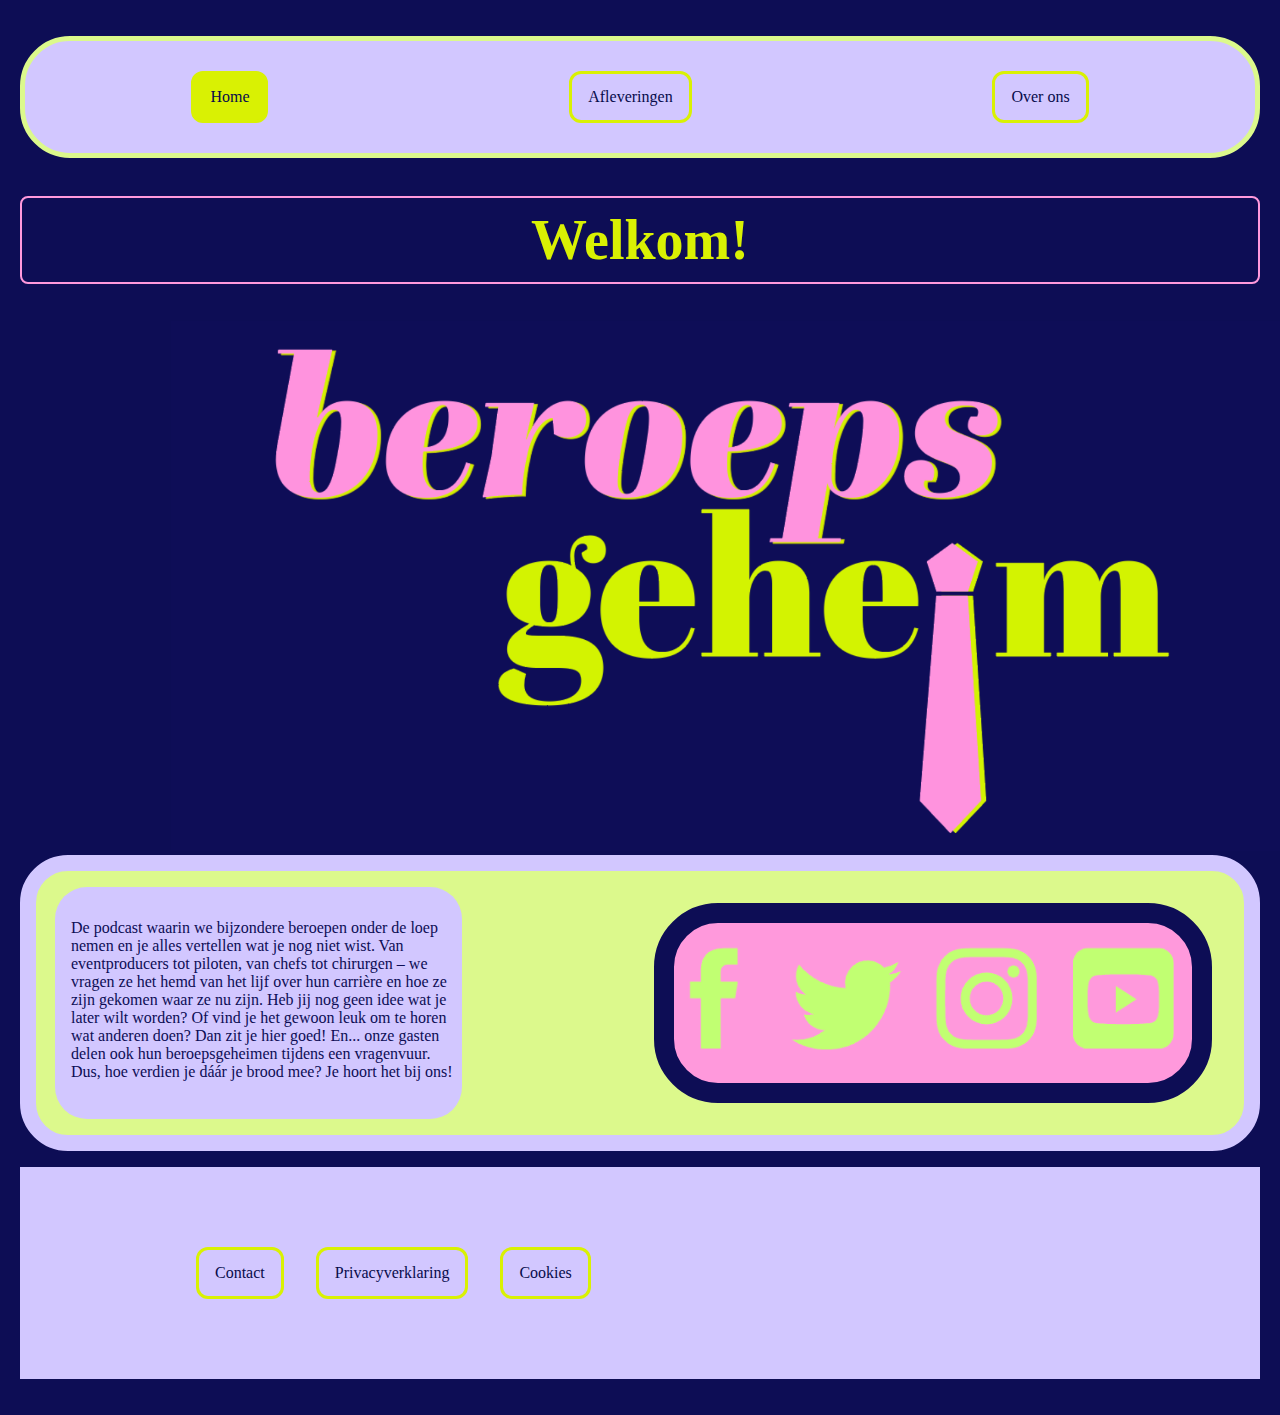
<file: Website Podcast/index.html>
<!DOCTYPE html>
<html lang="nl">
<head>
    <meta charset="UTF-8">
    <meta name="viewport" content="width=device-width, initial-scale=1.0">
    <link rel="stylesheet" href="styles.css">
    <title>Podcast website</title>
</head>
<body>
    <header>
        <nav>
            <ul>
                <li><a href="index.html" class="aanwezig">Home</a></li>
                <li><a href="afleveringen.html">Afleveringen</a></li>
                <li><a href="overons.html">Over ons</a></li>
            </ul>
        </nav>
        <h1>Welkom!</h1>
    </header>

    <main>   <!--mbv chatgpt sections toegevoegd-->
        <section>
            <img src="fotoberoeps.png" alt="Logo van de podcast Beroepsgeheim">
        </section>

        <section class="naast">
            <p>De podcast waarin we bijzondere beroepen onder de loep nemen en je alles vertellen wat je nog niet wist. Van eventproducers tot piloten, van chefs tot chirurgen – we vragen ze het hemd van het lijf over hun carrière en hoe ze zijn gekomen waar ze nu zijn. Heb jij nog geen idee wat je later wilt worden? Of vind je het gewoon leuk om te horen wat anderen doen? Dan zit je hier goed! En... onze gasten delen ook hun beroepsgeheimen tijdens een vragenvuur. Dus, hoe verdien je dáár je brood mee? Je hoort het bij ons!</p>
            
            <p class="socialmedia"></p>
        </section>
    </main>

    <footer>
        <ul>
            <li><a href="contact">Contact</a></li>
            <li><a href="Privacyverklaring">Privacyverklaring</a></li>
            <li><a href="Cookies">Cookies</a></li>
        </ul>
    </footer>
</body>
</html>
</file>
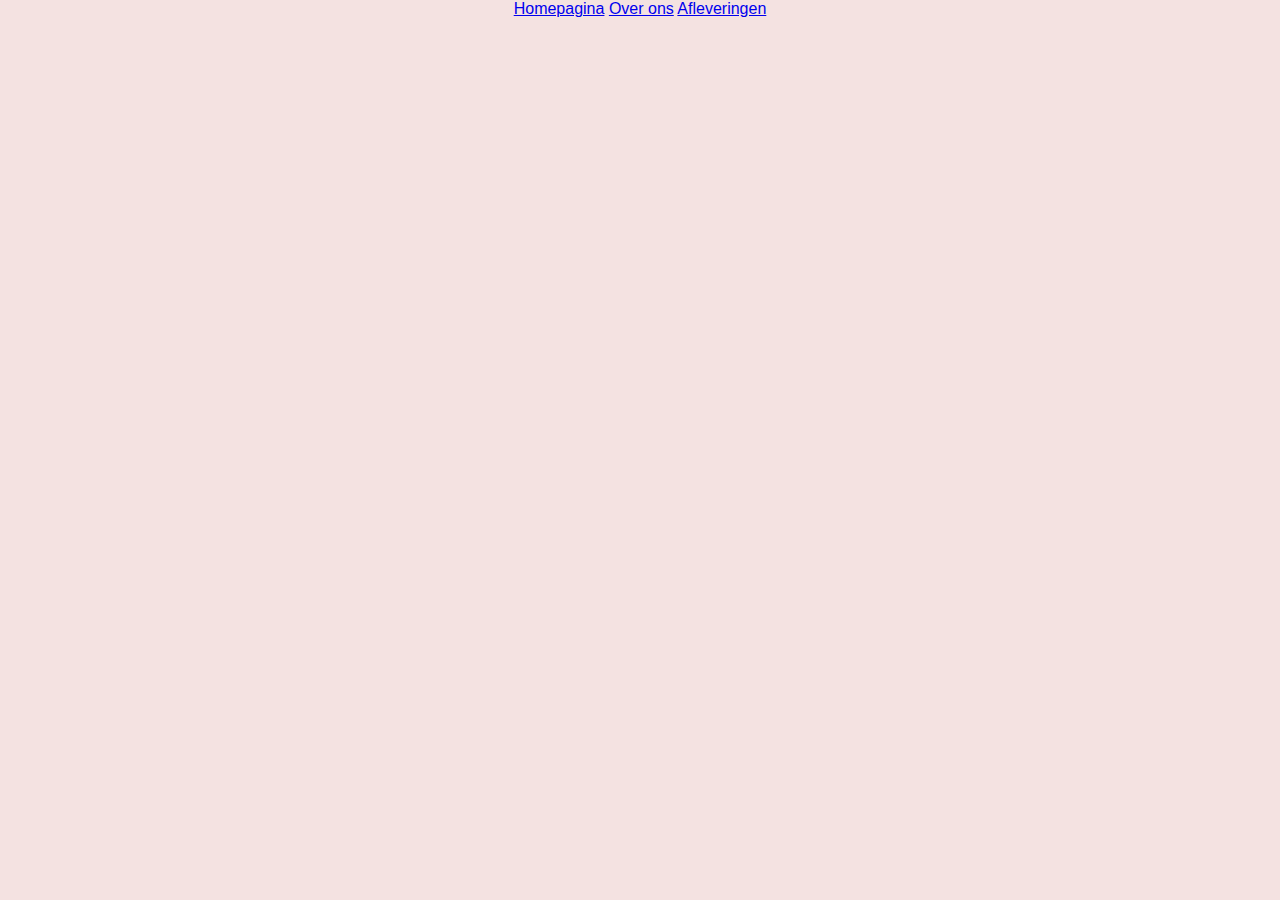
<file: Aflevering1.html>
<!DOCTYPE html>
<html lang="nl">
    <link rel="stylesheet" href="styles.css">
<head>
    <meta charset="UTF-8">
    <meta name="viewport" content="width=device-width, initial-scale=1.0">
    <title>Aflevering 1</title>
    <a href="index.html">Homepagina</a>
    <a href="overons.html">Over ons</a>
    <a href="afleveringen.html">Afleveringen</a>
</head>
<body>
    
</body>
</html>
</file>
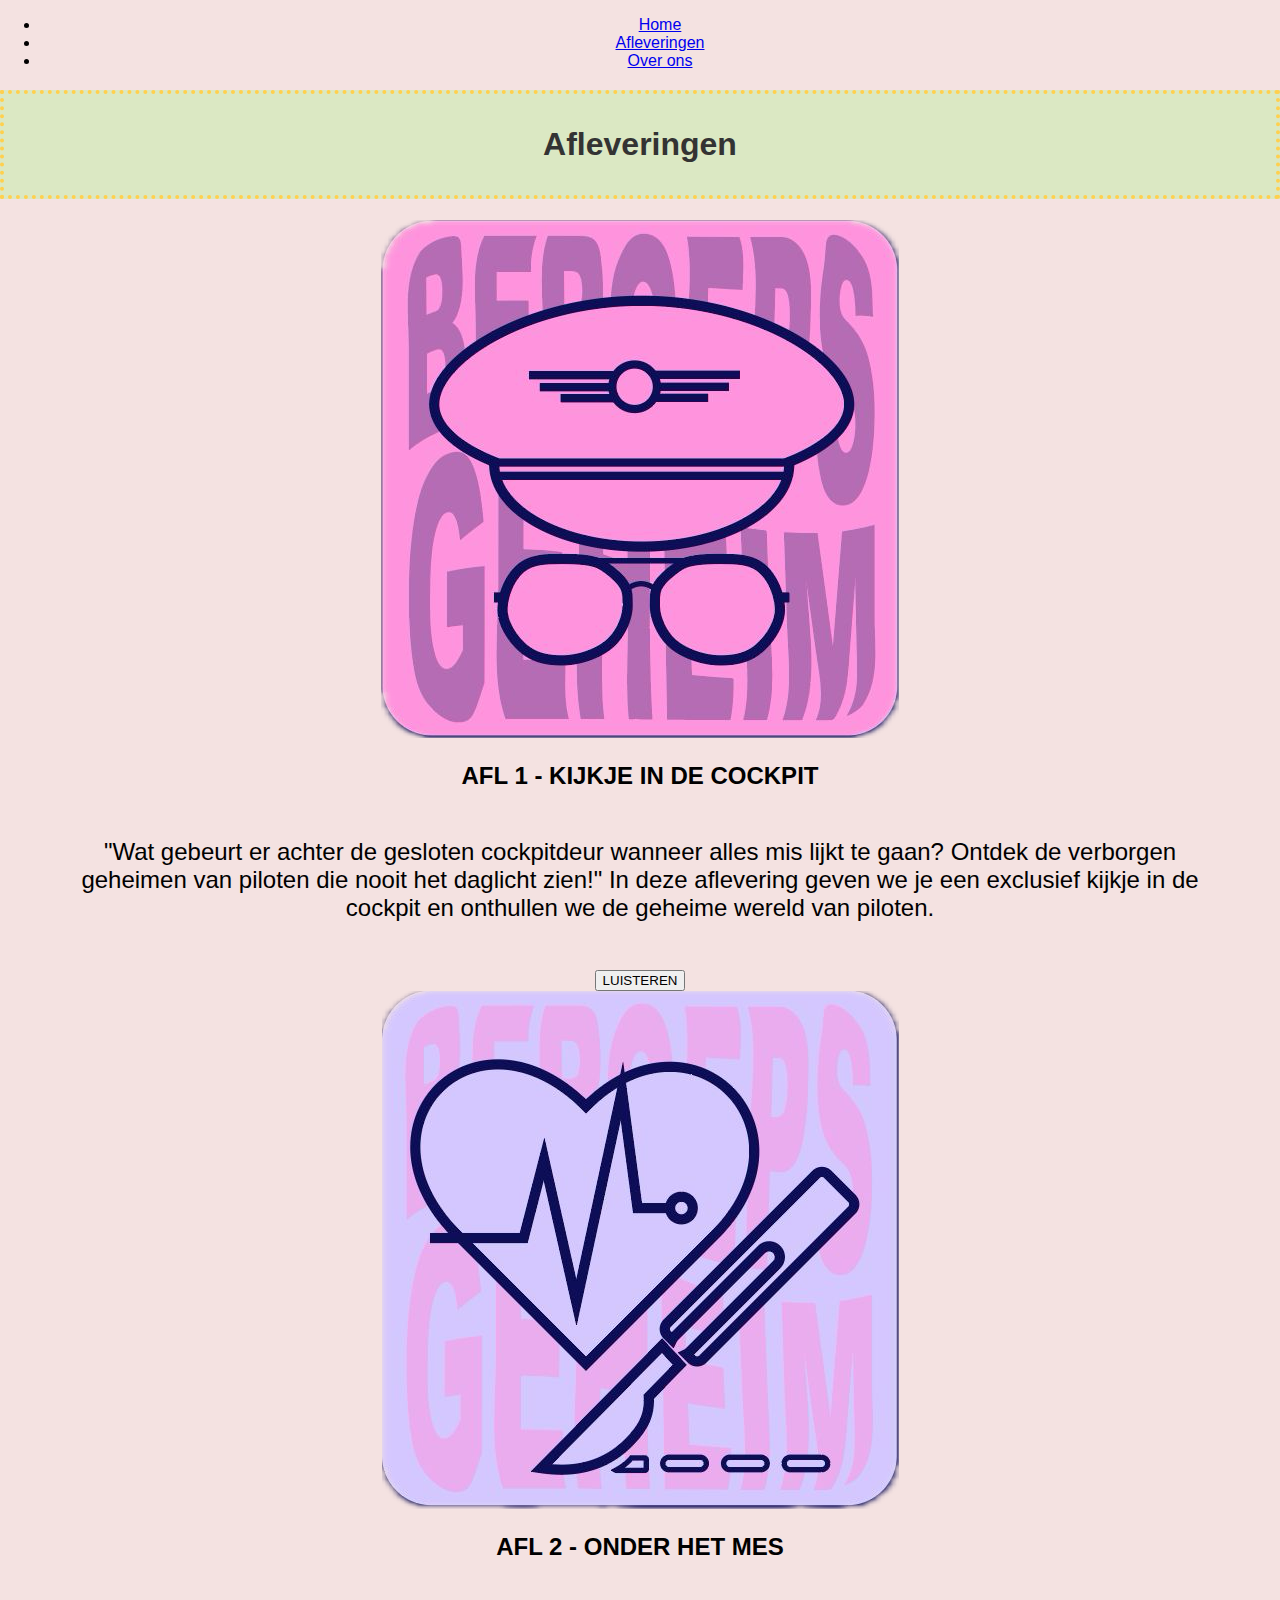
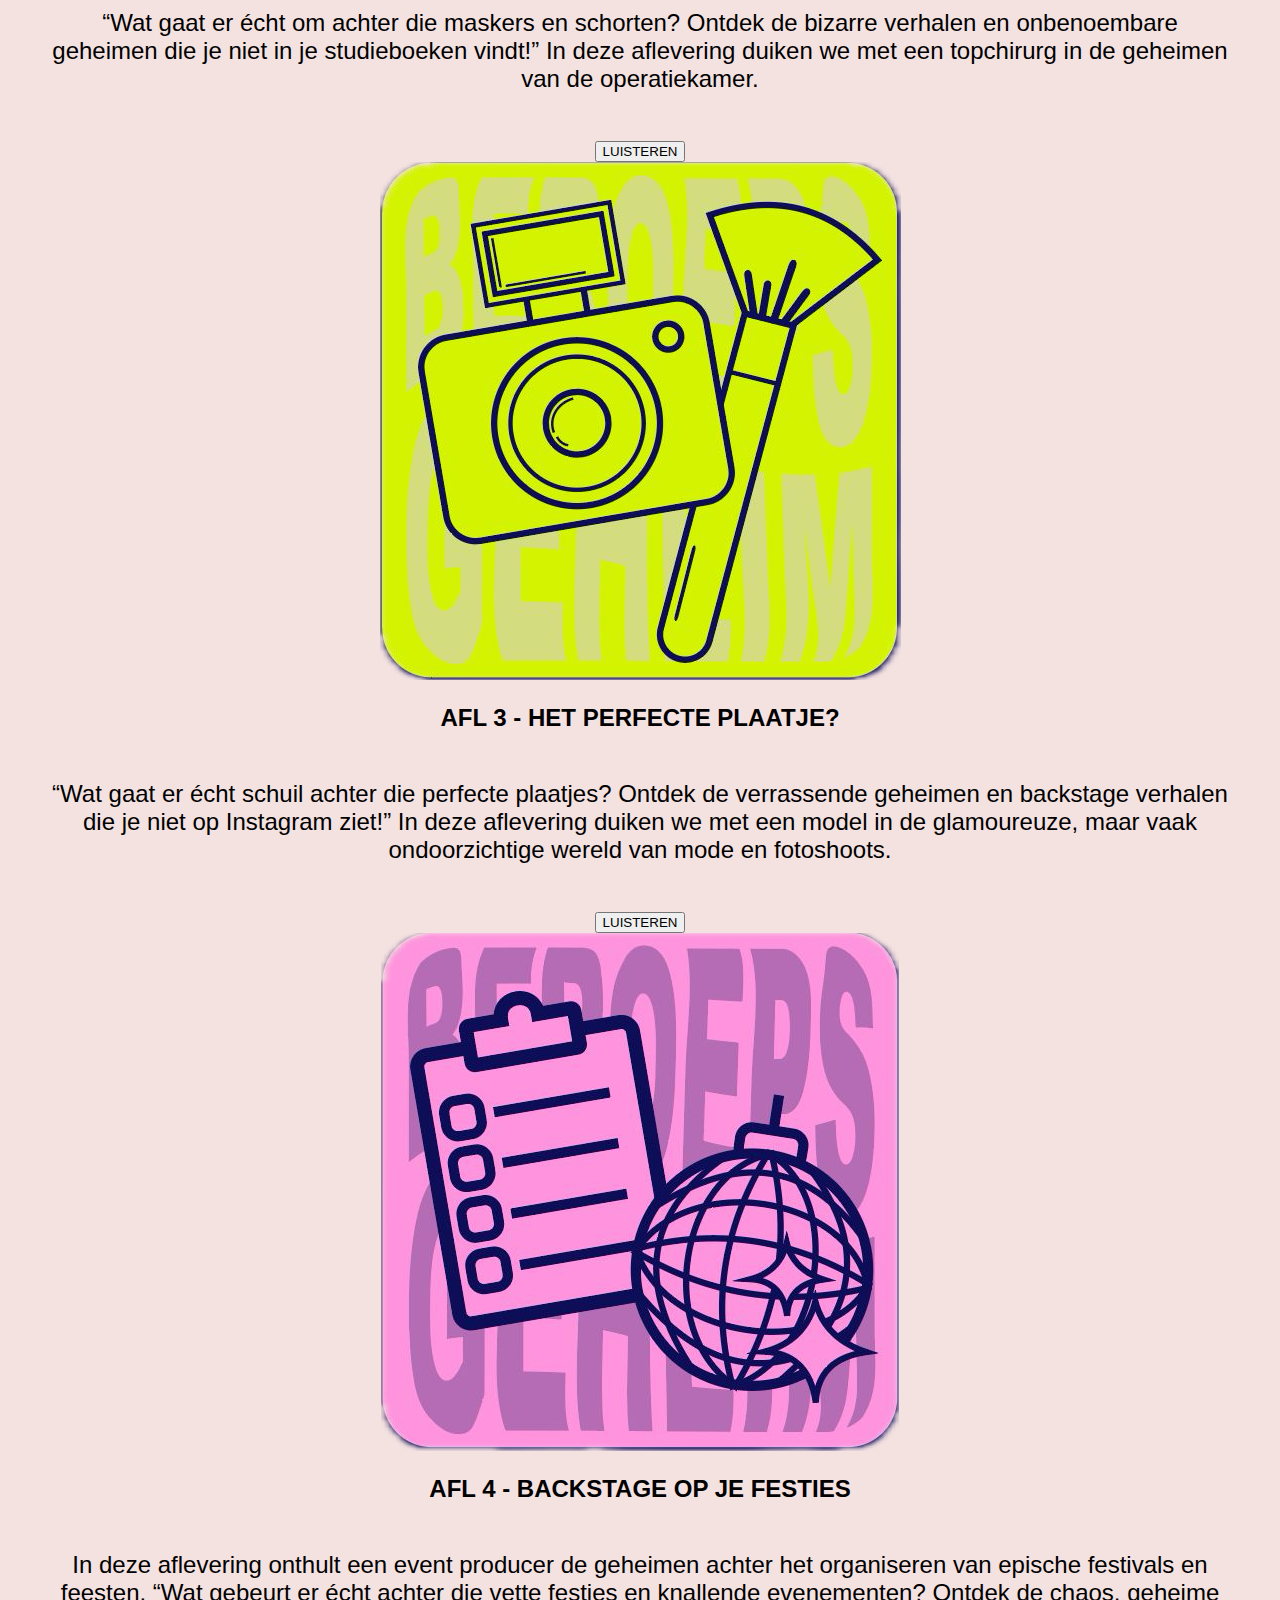
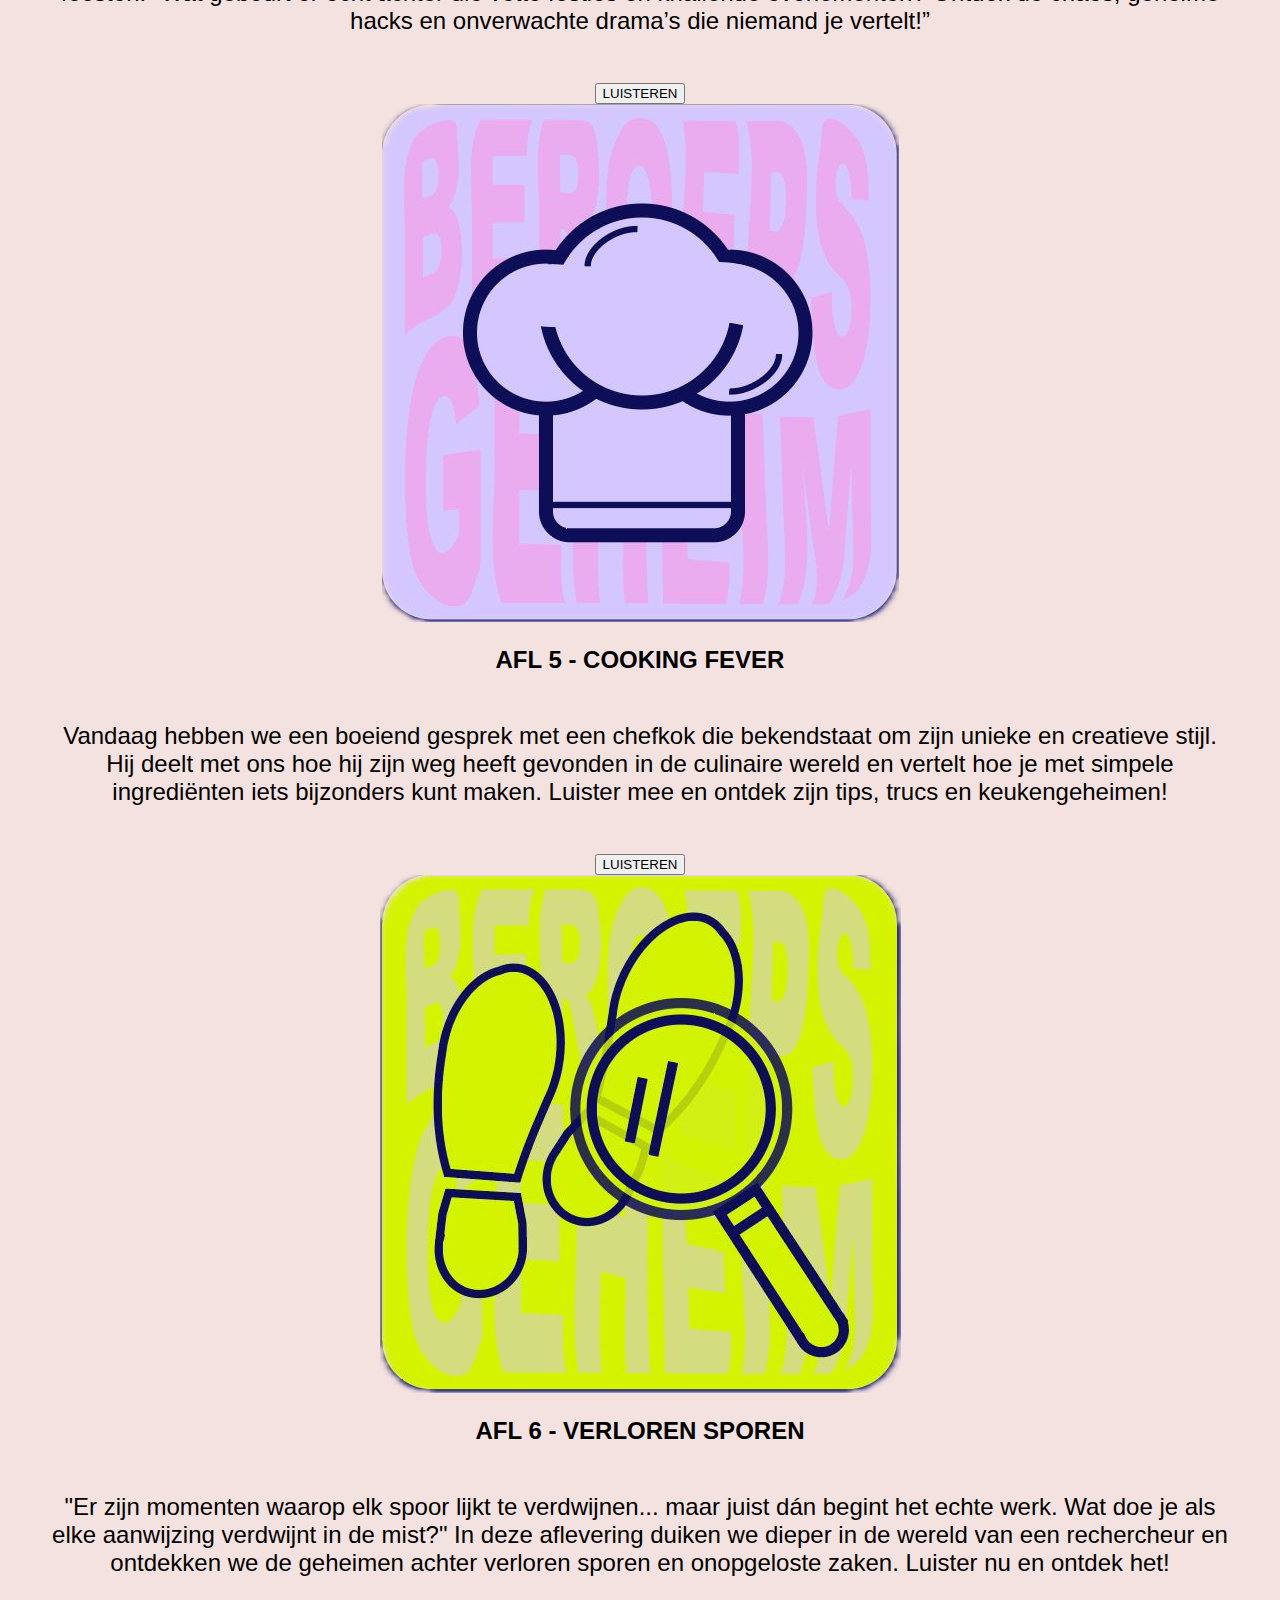
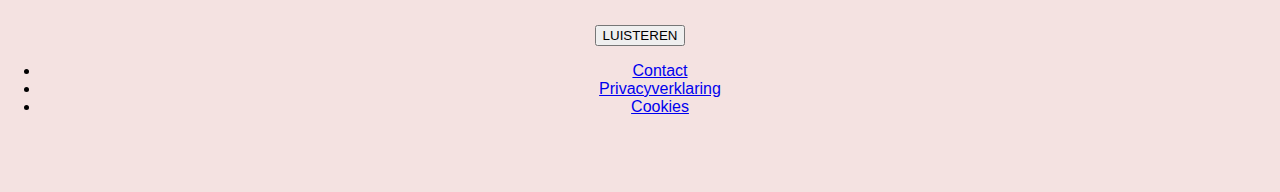
<file: afleveringen.html>
<!DOCTYPE html>
<html lang="nl">
<head>
    <meta charset="UTF-8">
    <meta name="viewport" content="width=device-width, initial-scale=1.0">
    <link rel="stylesheet" href="styles.css">
    <title>Afleveringen</title>
</head>
<body>
<header>
    <nav>
        <ul>
            <li><a href="index.html">Home</a></li>
            <li><a href="afleveringen.html" class="aanwezig">Afleveringen</a></li>
            <li><a href="overons.html">Over ons</a></li>
        </ul>
    </nav>
</header>

<main>  <!--mbv chatgpt een goede structuur gemaakt-->
    <h1>Afleveringen</h1>
    <div class="container">
        <div class="episode">
            <img src="images/pilootthumb.png" alt="Aflevering 1" class="thumbnails">
            <div class="episode-text">
                <h2>AFL 1 - KIJKJE IN DE COCKPIT</h2>
                <p>"Wat gebeurt er achter de gesloten cockpitdeur wanneer alles mis lijkt te gaan? Ontdek de verborgen geheimen van piloten die nooit het daglicht zien!" In deze aflevering geven we je een exclusief kijkje in de cockpit en onthullen we de geheime wereld van piloten.</p>
                <button>LUISTEREN</button>
            </div>
        </div>

        <div class="episode">
            <img src="images/chirurgthumb.png" alt="Aflevering 2" class="thumb">
            <div class="episode-text">
                <h2>AFL 2 - ONDER HET MES</h2>
                <p>“Wat gaat er écht om achter die maskers en schorten? Ontdek de bizarre verhalen en onbenoembare geheimen die je niet in je studieboeken vindt!” In deze aflevering duiken we met een topchirurg in de geheimen van de operatiekamer.</p>
                <button>LUISTEREN</button>
            </div>
        </div>

        <div class="episode">
            <img src="images/modelthumb.png" alt="Aflevering 3" class="thumb">
            <div class="episode-text">
                <h2>AFL 3 - HET PERFECTE PLAATJE?</h2>
                <p>“Wat gaat er écht schuil achter die perfecte plaatjes? Ontdek de verrassende geheimen en backstage verhalen die je niet op Instagram ziet!” In deze aflevering duiken we met een model in de glamoureuze, maar vaak ondoorzichtige wereld van mode en fotoshoots.</p>
                <button>LUISTEREN</button>
            </div>
        </div>

        <div class="episode">
            <img src="images/discothumb.png" alt="Aflevering 4" class="thumbnails">
            <div class="episode-text">
                <h2>AFL 4 - BACKSTAGE OP JE FESTIES</h2>
                <p>In deze aflevering onthult een event producer de geheimen achter het organiseren van epische festivals en feesten. “Wat gebeurt er écht achter die vette festies en knallende evenementen? Ontdek de chaos, geheime hacks en onverwachte drama’s die niemand je vertelt!”</p>
                <button>LUISTEREN</button>
            </div>
        </div>

        <div class="episode">
            <img src="images/chefthumb.png" alt="Aflevering 5" class="thumb">
            <div class="episode-text">
                <h2>AFL 5 - COOKING FEVER</h2>
                <p>Vandaag hebben we een boeiend gesprek met een chefkok die bekendstaat om zijn unieke en creatieve stijl. Hij deelt met ons hoe hij zijn weg heeft gevonden in de culinaire wereld en vertelt hoe je met simpele ingrediënten iets bijzonders kunt maken. Luister mee en ontdek zijn tips, trucs en keukengeheimen!</p>
                <button>LUISTEREN</button>
            </div>
        </div>

        <div class="episode">
            <img src="images/spoorthumb.png" alt="Aflevering 6" class="thumb">
            <div class="episode-text">
                <h2>AFL 6 - VERLOREN SPOREN</h2>
                <p>"Er zijn momenten waarop elk spoor lijkt te verdwijnen... maar juist dán begint het echte werk. Wat doe je als elke aanwijzing verdwijnt in de mist?" In deze aflevering duiken we dieper in de wereld van een rechercheur en ontdekken we de geheimen achter verloren sporen en onopgeloste zaken. Luister nu en ontdek het!</p>
                <button>LUISTEREN</button>
            </div>
        </div>
    </div>
</main>

<footer>
    <ul>
        <li><a href="contact">Contact</a></li>
        <li><a href="Privacyverklaring">Privacyverklaring</a></li>
        <li><a href="Cookies">Cookies</a></li>
    </ul>
</footer>
</body>
</html>
</file>
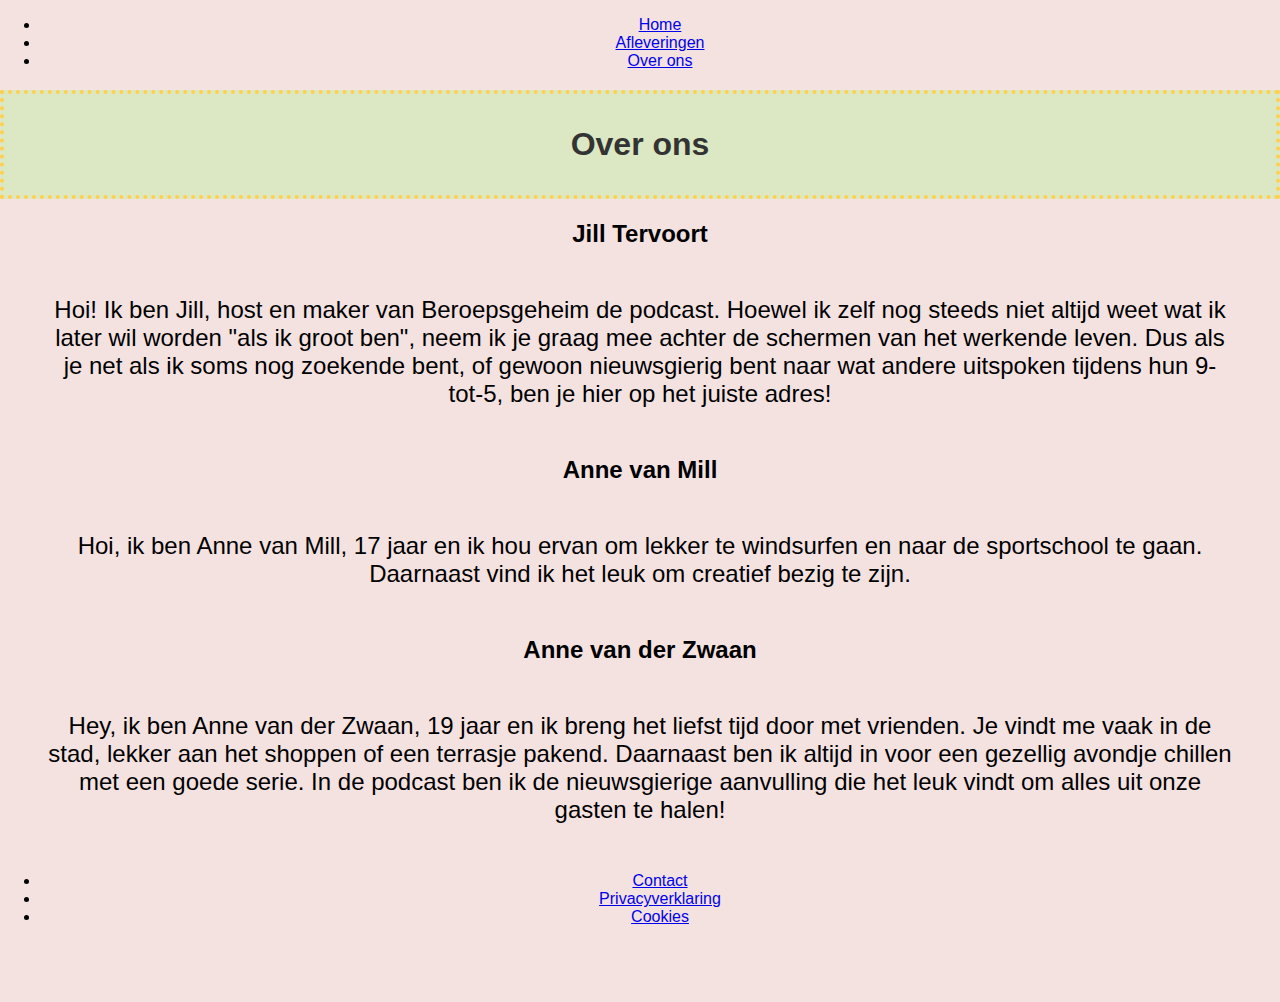
<file: overons.html>
<!DOCTYPE html>
<html lang="nl">
<head>
    <meta charset="UTF-8">
    <meta name="viewport" content="width=device-width, initial-scale=1.0">
    <link rel="stylesheet" href="styles.css">
    <title>Over ons</title>
</head>
<body>
    <header>
        <nav>
            <ul>
                <li><a href="index.html">Home</a></li>
                <li><a href="afleveringen.html">Afleveringen</a></li>
                <li><a href="overons.html" class="aanwezig">Over ons</a></li>
            </ul>
        </nav>
        <h1>Over ons</h1>
    </header>

    <main class="overons">  <!--mbv chatgpt sections toegevoegd-->
        <section>
            <h2>Jill Tervoort</h2>
            <p>Hoi! Ik ben Jill, host en maker van Beroepsgeheim de podcast. Hoewel ik zelf nog steeds niet altijd weet wat ik later wil worden "als ik groot ben", neem ik je graag mee achter de schermen van het werkende leven. Dus als je net als ik soms nog zoekende bent, of gewoon nieuwsgierig bent naar wat andere uitspoken tijdens hun 9-tot-5, ben je hier op het juiste adres!</p>
        </section>

        <section>
            <h2>Anne van Mill</h2>
            <p>Hoi, ik ben Anne van Mill, 17 jaar en ik hou ervan om lekker te windsurfen en naar de sportschool te gaan. Daarnaast vind ik het leuk om creatief bezig te zijn.</p>
        </section>

        <section>
            <h2>Anne van der Zwaan</h2>
            <p>Hey, ik ben Anne van der Zwaan, 19 jaar en ik breng het liefst tijd door met vrienden. Je vindt me vaak in de stad, lekker aan het shoppen of een terrasje pakend. Daarnaast ben ik altijd in voor een gezellig avondje chillen met een goede serie. In de podcast ben ik de nieuwsgierige aanvulling die het leuk vindt om alles uit onze gasten te halen!</p>
        </section>
    </main>

    <footer>
        <ul>
            <li><a href="contact.html">Contact</a></li>
            <li><a href="Privacyverklaring.html">Privacyverklaring</a></li>
            <li><a href="Cookies.html">Cookies</a></li>
        </ul>
    </footer>
</body>
</html>
</file>
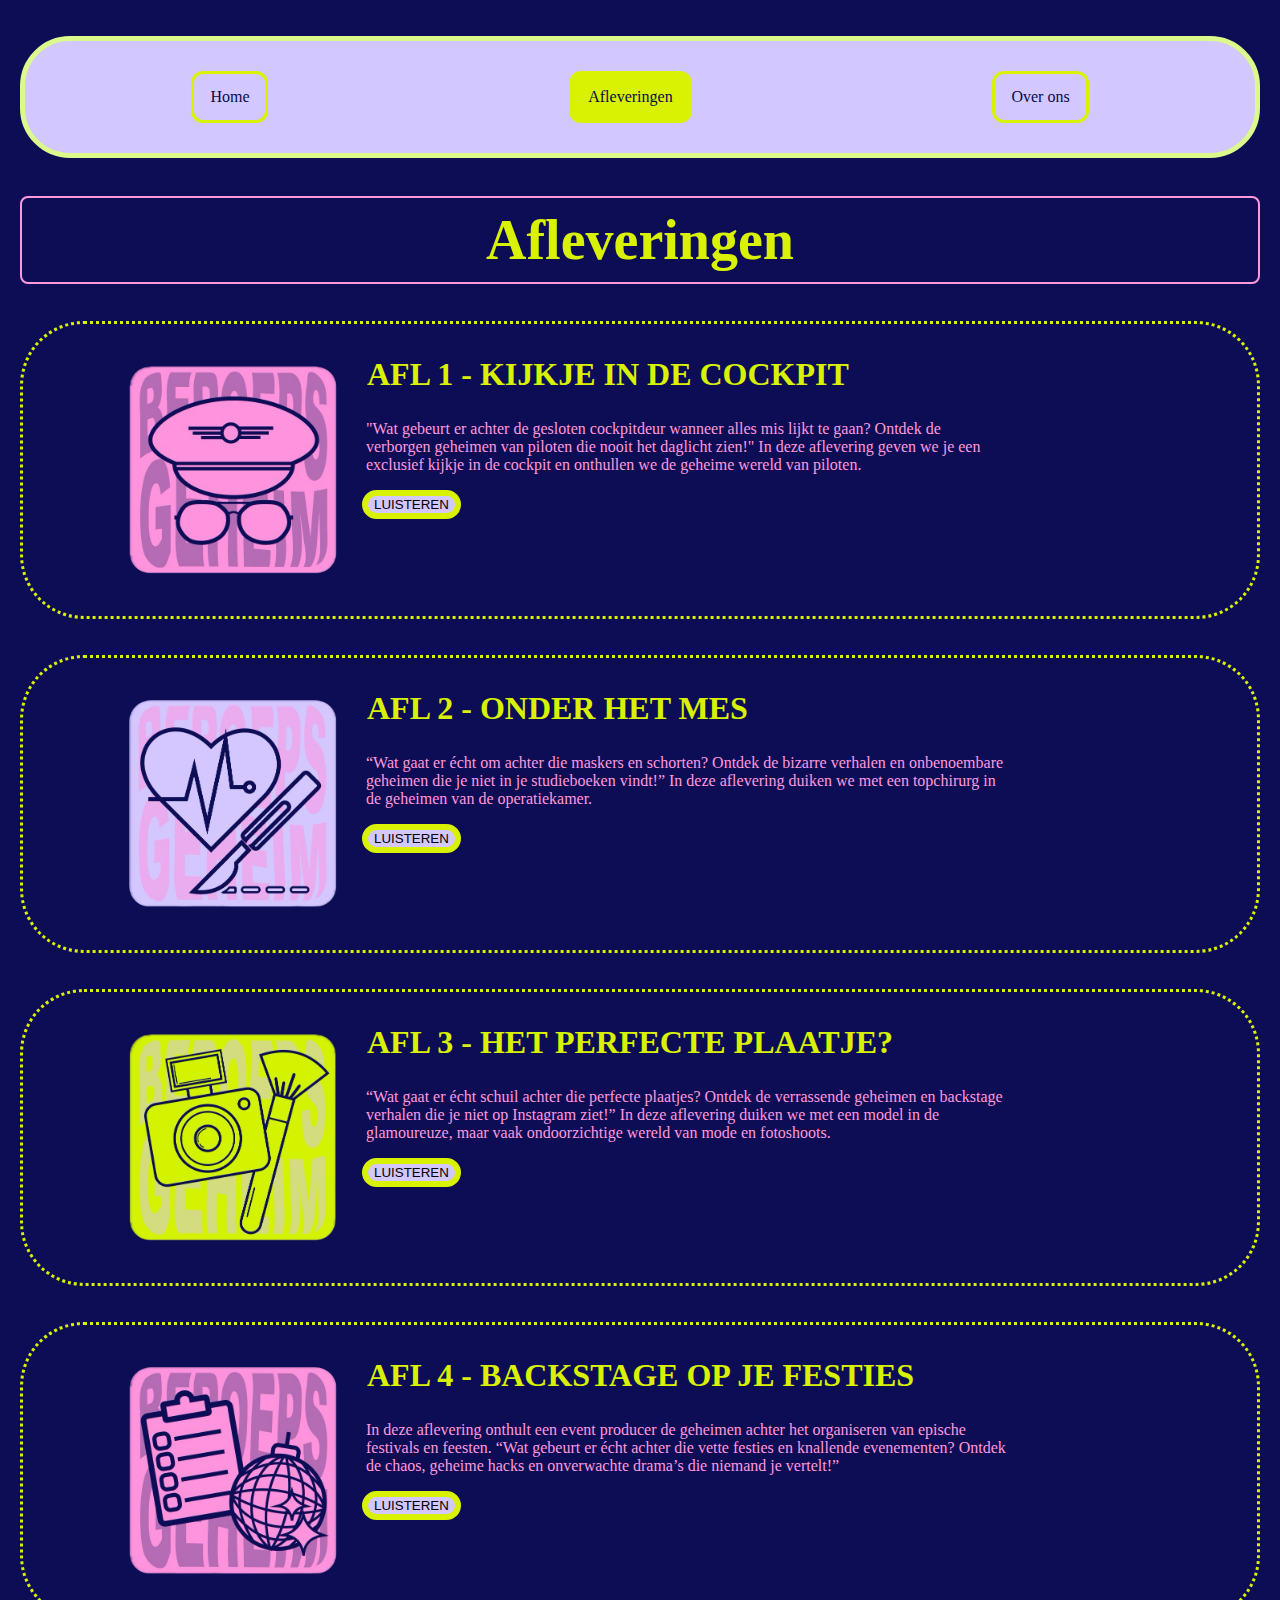
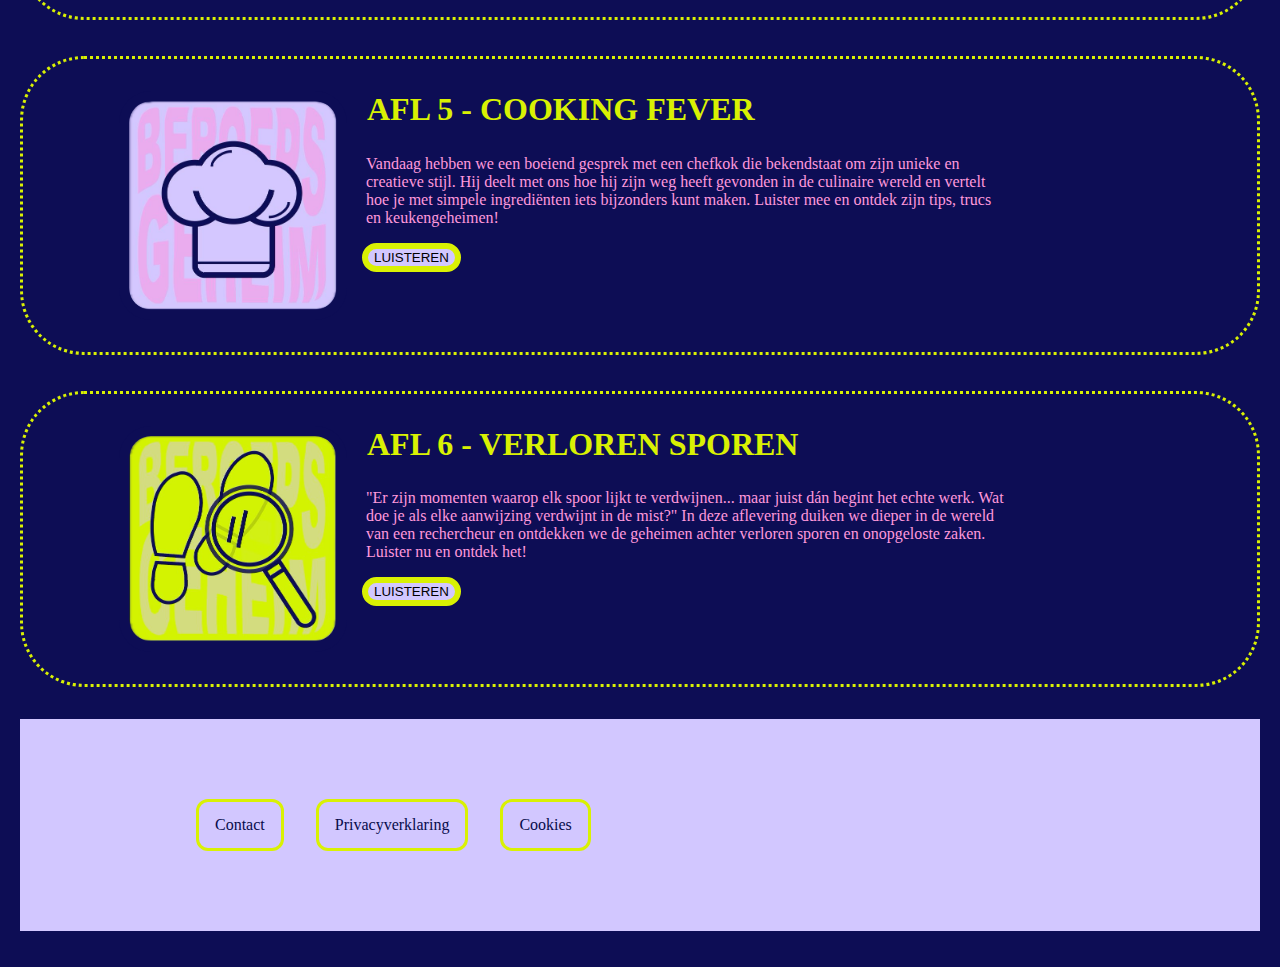
<file: Website Podcast/afleveringen.html>
<!DOCTYPE html>
<html lang="nl">
<head>
    <meta charset="UTF-8">
    <meta name="viewport" content="width=device-width, initial-scale=1.0">
    <link rel="stylesheet" href="styles.css">
    <title>Afleveringen</title>
</head>
<body>
<header>
    <nav>
        <ul>
            <li><a href="index.html">Home</a></li>
            <li><a href="afleveringen.html" class="aanwezig">Afleveringen</a></li>
            <li><a href="overons.html">Over ons</a></li>
        </ul>
    </nav>
</header>

<main>  <!--mbv chatgpt een goede structuur gemaakt-->
    <h1>Afleveringen</h1>
    <div class="container">
        <div class="episode">
            <img src="pilootthumb.png" alt="Aflevering 1" class="thumbnails">
            <div class="episode-text">
                <h2>AFL 1 - KIJKJE IN DE COCKPIT</h2>
                <p>"Wat gebeurt er achter de gesloten cockpitdeur wanneer alles mis lijkt te gaan? Ontdek de verborgen geheimen van piloten die nooit het daglicht zien!" In deze aflevering geven we je een exclusief kijkje in de cockpit en onthullen we de geheime wereld van piloten.</p>
                <button>LUISTEREN</button>
            </div>
        </div>

        <div class="episode">
            <img src="chirurgthumb.png" alt="Aflevering 2" class="thumb">
            <div class="episode-text">
                <h2>AFL 2 - ONDER HET MES</h2>
                <p>“Wat gaat er écht om achter die maskers en schorten? Ontdek de bizarre verhalen en onbenoembare geheimen die je niet in je studieboeken vindt!” In deze aflevering duiken we met een topchirurg in de geheimen van de operatiekamer.</p>
                <button>LUISTEREN</button>
            </div>
        </div>

        <div class="episode">
            <img src="modelthumb.png" alt="Aflevering 3" class="thumb">
            <div class="episode-text">
                <h2>AFL 3 - HET PERFECTE PLAATJE?</h2>
                <p>“Wat gaat er écht schuil achter die perfecte plaatjes? Ontdek de verrassende geheimen en backstage verhalen die je niet op Instagram ziet!” In deze aflevering duiken we met een model in de glamoureuze, maar vaak ondoorzichtige wereld van mode en fotoshoots.</p>
                <button>LUISTEREN</button>
            </div>
        </div>

        <div class="episode">
            <img src="discothumb.png" alt="Aflevering 4" class="thumbnails">
            <div class="episode-text">
                <h2>AFL 4 - BACKSTAGE OP JE FESTIES</h2>
                <p>In deze aflevering onthult een event producer de geheimen achter het organiseren van epische festivals en feesten. “Wat gebeurt er écht achter die vette festies en knallende evenementen? Ontdek de chaos, geheime hacks en onverwachte drama’s die niemand je vertelt!”</p>
                <button>LUISTEREN</button>
            </div>
        </div>

        <div class="episode">
            <img src="chefthumb.png" alt="Aflevering 5" class="thumb">
            <div class="episode-text">
                <h2>AFL 5 - COOKING FEVER</h2>
                <p>Vandaag hebben we een boeiend gesprek met een chefkok die bekendstaat om zijn unieke en creatieve stijl. Hij deelt met ons hoe hij zijn weg heeft gevonden in de culinaire wereld en vertelt hoe je met simpele ingrediënten iets bijzonders kunt maken. Luister mee en ontdek zijn tips, trucs en keukengeheimen!</p>
                <button>LUISTEREN</button>
            </div>
        </div>

        <div class="episode">
            <img src="spoorthumb.png" alt="Aflevering 6" class="thumb">
            <div class="episode-text">
                <h2>AFL 6 - VERLOREN SPOREN</h2>
                <p>"Er zijn momenten waarop elk spoor lijkt te verdwijnen... maar juist dán begint het echte werk. Wat doe je als elke aanwijzing verdwijnt in de mist?" In deze aflevering duiken we dieper in de wereld van een rechercheur en ontdekken we de geheimen achter verloren sporen en onopgeloste zaken. Luister nu en ontdek het!</p>
                <button>LUISTEREN</button>
            </div>
        </div>
    </div>
</main>

<footer>
    <ul>
        <li><a href="contact">Contact</a></li>
        <li><a href="Privacyverklaring">Privacyverklaring</a></li>
        <li><a href="Cookies">Cookies</a></li>
    </ul>
</footer>
</body>
</html>
</file>
<file: Website Podcast/styles.css>
/*de titel van elke pagina*/
h1 {
    color: #d9f103;
    font-size: 3.5em;
    font-family: 'tahoma', Georgia, 'Times New Roman', Times, serif;
    text-align: center;
    border: 2px solid #ff99dc;
    border-radius: 8px;
    padding: 10px;
}

/*achtergrondkleur elke pagina*/
body {
    background-color: #0d0d55;
  }

/*blokje socialmedia op homepagina*/
.socialmedia {
color: #0d0d55;
background-color: #ff99dc;
padding: 3em;
border-radius: 2cm;
font-size: 20px;
font-family: 'tahoma', Georgia, 'Times New Roman', Times, serif;
width: 20em;
border: 20px solid #0d0d55;
text-align: center;
margin-right: 1em;
font-size: 2em;
margin-left: 6em;
background-image: url(socialmedia.png);
background-position: center;
background-size: 19em;

/*podcast logo op homepagina*/
}
main img{
  width: 70em;
margin-left: 4cm;
} 

/*achtergrond van stukje tekst homepagina*/
.naast {
display: flex;
justify-content: space-between;
background-color: #dcf98c;
border-radius: 3em;
border: 1em solid #d2c7ff;
}

/*opmaak stukje tekst homepagina*/
.naast p{
color: #0d0d55;
align-items: center;
padding-left: 1em;
padding-top: 2em;
background-color: #d2c7ff;
border-radius: 2em;
}


/*gebruikt op alle paginas, balk onderin*/ 
footer ul{
    padding: 50px;
    list-style-type: none;
    background-color: #d2c7ff;
    display: flex;
    color: #d9f103;
    padding: 14px 16px;
    text-decoration: none;
    font-family: 'tahoma', Georgia, 'Times New Roman', Times, serif;
    padding: 4em;
    padding-left: 10em;
  }

  /*geeft kleur in balk op welke pagina je zit*/
  .aanwezig{
  background-color: #d9f103;
  }
  

/*gebruikt op alle paginas, balk bovenin*/
li a {
  display: block;
    color: rgb(7, 11, 75);
    padding: 14px 16px;
    text-decoration: none;
    border-radius: 12px;
    border: 3px solid #d9f103;
    margin: 1em;

  }

  li a:hover {
    background-color: #d9f103;
    transition: 450ms ease;
    border-radius: 2cm;
  }

  nav ul {
    list-style-type: none;
    background-color: #d2c7ff;
    border: 5px solid #dcf98c;
    border-radius: 50px;
    display: flex;
    color: #d9f103;
    padding: 14px 16px;
    text-decoration: none;
    font-family: 'tahoma', Georgia, 'Times New Roman', Times, serif;
    justify-content: center;
    justify-content: space-around;
  }



/*afleveringen opmaak thumbnails*/
.thumbnails{
width: 13em;
margin-left: 6em;
padding-top: 7em;
display: flex;
align-items: baseline;
background-color: #0d0d55;
color: white;
padding: 10px;
margin-top: 2em;
text-align: center;
border-radius: 2em;
transition: background-color 0.3s;
}

main .thumbnails:hover{
  background-color: #d9f103;
  border-radius: 2em;
}

.thumb {
  width: 13em;
  margin-left: 6em;
  padding-top: 7em;
  display: flex;
  align-items: baseline;
  background-color: #0d0d55;
  color: white;
  padding: 10px;
  margin-top: 2em;
  text-align: center;
  border-radius: 2em;
  transition: background-color 0.3s;
}

main .thumb:hover{
  background-color: #ff99dc;
  border-radius: 2em;
}

/*opmaak titels van afleveringen*/
h2 {
  color: #d9f103;
  font-size: 2em;
  font-family: 'tahoma', Georgia, 'Times New Roman', Times, serif;
  padding-left: 20px;
  margin-top: 40px;
}

/*opmaak tekst home en afleveringen*/ 
body {
  font-family: 'tahoma', Georgia, 'Times New Roman', Times, serif;
  margin: 0;
  padding: 20px;
}


/*balk om de thumbnail en tekst heen, afleveringen*/
.container {
  display: flex;
  flex-direction: column;
  gap: 20px; 
}

.episode {
  display: flex;
  background-color: #0d0d55;
  border: 3px dotted #d9f103;
  border-radius: 4em;
  padding-bottom: 2em;
  margin-bottom: 1em;
}

.episode:hover{
  background-color: #d2c7ff;
  transition: 400ms ease;
  border-radius: 2em;
}

/*opmaak van tekst in afleveringen en over ons*/
h2 {
margin-top: 1em;
}

p {
  margin-left: 19px;
  color: #ff99dc;
  width: 40em;
}

/*opmaak button luisteren afleveringen*/
.episode-text button{
background-color: #d2c7ff;
border-radius: 2em;
margin-left: 15px;
cursor: pointer;
border: 6px solid #d9f103;
}

button:hover{
  background-color: #d9f103;
  transition: 400ms ease;
  border-radius: 2em;
}


/*over ons*/
.overons h2 {
  display: flex;
  justify-content: center;
  }
  
  .overons p {
  display: flex;
  justify-content: center;
  margin-left: 25em;
  text-align: center;
  margin-bottom: 3em;
  }

  /* Ik heb geprobeerd de px waardes om te zetten in em, vw of % 
  maar dit gaf niet de opmaak die ik wilde op mijn website 
  dus heb ik een paar px behouden*/
</file>
<file: styles.css>
body {
  background-color: #f4e2e1;  
  font-family: 'Lucida Sans', 'Lucida Sans Regular', 'Lucida Grande', 'Lucida Sans Unicode', Geneva, Verdana, sans-serif;
  margin: 0;
  padding: 0;
  width: 100%;
  height: 100%;
  box-sizing: border-box;
  padding-bottom: 60px; 
  text-align: center;
}

/* styling voor logo */
header img {
  width: 100%; 
  max-width: 30em; 
  display: block;
  padding-top: 2em;
  src: url('images/logoproject2.0.png'); /* Het logo komt uit de images map */
}

/* schaduw afbeeldingen boven en onder homepagina*/
.schaduw {
  width: 100%; 
  max-width: 30em; 
  margin-top: 3em;
  margin-left: auto;
  margin-right: auto;
  display: block;
  border-radius: 2em;
  box-shadow: 10px 10px 0px #334d42; 
  border: 5px solid #f7c2bc;
}

/* h1 homepagina */
h1 {
  font-family: 'Segoe UI', Tahoma, Geneva, Verdana, sans-serif;
  font-size: 2.5em;
  text-align: center;
  margin-top: 1em;
}

/* stukjes tekst homepagina */
p {
  font-size: 1.5em;
  padding-top: 1em;
  padding-left: 2em;
  padding-right: 2em;
  text-align: center; 
  margin-bottom: 2em;
  font-family: 'Lucida Sans', 'Lucida Sans Regular', 'Lucida Grande', 'Lucida Sans Unicode', Geneva, Verdana, sans-serif;
}

/* dikke tekst homepagina */
.bold {
  font-weight: bold;
}

/* brood icoontjes homepagina */
img[src="images/broodjess.png"] {
  display: flex;        
  margin-left: auto;     
  margin-right: auto;   
  max-width: 80%;        
  height: auto;        
  animation: shake 2s ease-in-out 1s infinite; 
}

/* wiebel animatie */
@keyframes shake {
  0% {
      transform: translateX(0); /* stil */
  }
  25% {
      transform: translateX(-5px); /* links */
  }
  50% {
      transform: translateX(5px); /* rechts */
  }
  75% {
      transform: translateX(-5px); /* links */
  }
  100% {
      transform: translateX(0); /* stil */
  }
}

/* graan plaatje homepagina */
img[src="images/graan.png"] {
  display: flex;       
  max-width: 100%;      
  height: auto;         
} 

/* kopjes plaatje homepagina met animatie*/
img[src="images/kopje.png"] {
  display: flex;        
  max-width: 100%;       
  height: auto;         
  animation: shake 2s ease-in-out 1s infinite; /* schud animatie */
}

/* fotos homepagina die horizontaal swipen */
.slides {
  width: 100%;
  overflow-x: auto;      
  white-space: nowrap;   
  text-align: center;    
  padding-top: 2em;
  padding-bottom: 2em;
}

/* opmaak afbeeldingen in de slideshow */
.slides img {
  width: 80%;            
  height: auto;        
  margin-left: 10px;    
  margin-right: 10px;
  border-radius: 2em;   
  box-shadow: 10px 10px 0px #dbe8c3;
  border: 5px solid #f7c2bc; 
}

/* navigatiebalk onderaan */
.navbar {
  display: flex;
  justify-content: space-around;
  background-color: #334d42;
  color: white;
  position: fixed;
  bottom: 0;
  width: 100%;
  padding: 10px 0;
  font-family: 'Lucida Sans', 'Lucida Sans Regular', 'Lucida Grande', 'Lucida Sans Unicode', Geneva, Verdana, sans-serif;
}

/* navigatiebalk tekst*/
.navbar a {
  color: white;
  text-decoration: none;
  padding: 10px;
  text-align: center;
  font-size: 1.2em;
}

.navbar a:active {
  background-color: #ffd04d;
  border-radius: 5px;
}

.schuin-schud-afbeelding {
  width: 25%;
  max-width: 200px;
  animation: shake 2s ease-in-out 1s infinite;
}

/* workshops styling */
.workshops {
  display: flex;
  flex-direction: column;
  align-items: center;
  padding: 10px;
}

/* workshops boxen */
.workshop {
  background-color: #dbe8c3;
  box-shadow: 10px 10px 0px #f7c2bc; 
  border: 5px solid #ffd04d;
  border-radius: 20px;
  margin: 10px;
  padding: 20px;
  width: 90%;
  max-width: 350px; 
  text-align: center;
}

.workshop h2 {
  font-size: 20px;
  margin-bottom: 10px;
  font-family: 'Lucida Sans', 'Lucida Sans Regular', 'Lucida Grande', 'Lucida Sans Unicode', Geneva, Verdana, sans-serif;
}

.workshop p {
  font-size: 14px;
  color: #333;
  font-family: 'Lucida Sans', 'Lucida Sans Regular', 'Lucida Grande', 'Lucida Sans Unicode', Geneva, Verdana, sans-serif;
}

/* aanmelden knop styling */
.aanmeldenknop {
  background-color: #334d42;
  color: white;
  padding: 10px 20px;
  border: none;
  border-radius: 5px;
  font-size: 16px;
  cursor: pointer;
  margin-top: 15px;
  transition: background-color 0.3s;
  font-family: 'Lucida Sans', 'Lucida Sans Regular', 'Lucida Grande', 'Lucida Sans Unicode', Geneva, Verdana, sans-serif;
}

.aanmeldenknop:hover {
  background-color: #ffd04d;
}

/* Media query voor kleinere schermen (iPhone 6/7/8) - mbv chatgpt */
@media only screen and (max-width: 375px) {
  .zelfleren p {
    font-size: 14px; 
  }

  .vergroten img {
    width: 90%; 
    max-width: 220px; 
  }

  .workshop h2 {
    font-size: 18px; 
  }

  .workshop p {
    font-size: 12px; 
  }

  .aanmelden-btn {
    font-size: 14px;
  }
}

/* titels border */
h1 {
  font-size: 2em;
  margin-top: 20px;
  color: #333;
  font-family: 'Lucida Sans', 'Lucida Sans Regular', 'Lucida Grande', 'Lucida Sans Unicode', Geneva, Verdana, sans-serif;
  border: 4px dotted #ffd04d;
  background-color: #dbe8c3;
  padding: 1em;
}

.kaart {
  margin-bottom: 9em;
  box-shadow: 10px 10px 0px #334d42; 
}
</file>
